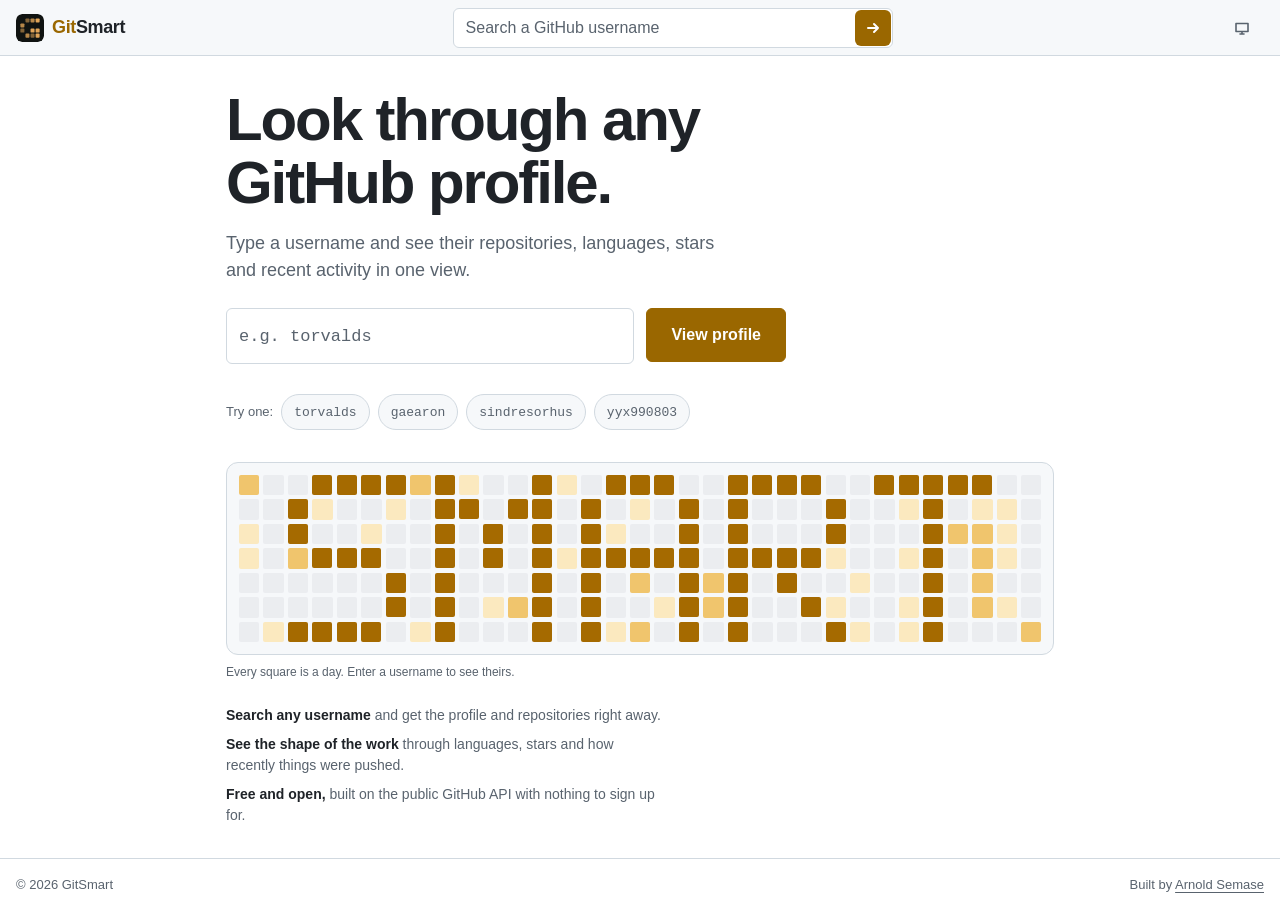
<file: index.html>
<!doctype html>
<html lang="en" data-theme="dark">
<head>
  <meta charset="UTF-8">
  <meta name="viewport" content="width=device-width, initial-scale=1, viewport-fit=cover">
  <title>GitSmart · Explore any GitHub profile</title>
  <meta name="description" content="Type a GitHub username and see repositories, languages, stars and recent activity in one view. Free, no sign-up.">
  <meta name="theme-color" content="#0d1117">
  <meta property="og:type" content="website">
  <meta property="og:title" content="GitSmart · Explore any GitHub profile">
  <meta property="og:description" content="Repositories, languages, stars and recent activity for any GitHub username.">
  <meta property="og:image" content="icon-512.png">
  <meta name="twitter:card" content="summary">
  <link rel="icon" type="image/svg+xml" href="./logo.svg">
  <link rel="icon" type="image/png" sizes="32x32" href="./favicon-32.png">
  <link rel="apple-touch-icon" href="./apple-touch-icon.png">
  <link rel="stylesheet" href="./assets/style.css">
  <script src="./theme-init.js"></script>
</head>
<body>
  <div id="root"></div>
  <noscript>GitSmart needs JavaScript to load GitHub data.</noscript>
  <script defer src="./assets/app.js"></script>
</body>
</html>
</file>
<file: assets/style.css>
:root,[data-theme=dark]{color-scheme:dark;--canvas:#0d1117;--subtle:#161b22;--inset:#010409;--border:#30363d;--border-muted:#21262d;--fg:#e6edf3;--fg-muted:#9198a1;--accent:#4493f8;--success:#3fb950;--attention:#d29922;--danger:#f85149;--brand:#e0a458;--on-brand:#1a1307;--heat0:#161b22;--heat1:#4a3a1f;--heat2:#7d5f2b;--heat3:#b08040;--heat4:#e0a458;--shadow:0 8px 24px rgba(1,4,9,.6)}[data-theme=light]{color-scheme:light;--canvas:#fff;--subtle:#f6f8fa;--inset:#eff2f5;--border:#d1d9e0;--border-muted:#d8dee4;--fg:#1f2328;--fg-muted:#59636e;--accent:#0969da;--success:#1a7f37;--attention:#9a6700;--danger:#d1242f;--brand:#9a6700;--on-brand:#fff;--heat0:#ebedf0;--heat1:#fbe9bf;--heat2:#f0c56d;--heat3:#d79a2d;--heat4:#a56a00;--shadow:0 8px 24px rgba(140,149,159,.3)}:root{--font:-apple-system,BlinkMacSystemFont,"Segoe UI","Noto Sans",Helvetica,Arial,sans-serif;--mono:ui-monospace,SFMono-Regular,"SF Mono",Menlo,Consolas,monospace;--r:6px;--r-lg:12px;--s1:4px;--s2:8px;--s3:12px;--s4:16px;--s5:24px;--s6:32px;--hit:44px;--header:56px}*,*:before,*:after{box-sizing:border-box;margin:0;padding:0}html{-webkit-text-size-adjust:100%}body{background:var(--canvas);color:var(--fg);font:400 14px/1.5 var(--font);-webkit-font-smoothing:antialiased;padding-bottom:env(safe-area-inset-bottom,0)}button,input,select{font:inherit;color:inherit}button{cursor:pointer;background:none;border:0}a{color:inherit;text-decoration:none}:focus-visible{outline:2px solid var(--accent);outline-offset:2px}.sr{position:absolute;width:1px;height:1px;overflow:hidden;clip:rect(0 0 0 0)}[hidden]{display:none!important}@media(prefers-reduced-motion:reduce){*,*:before,*:after{animation:none!important;transition:none!important}}
.ic{width:16px;height:16px;fill:none;stroke:currentColor;stroke-width:1.6;stroke-linecap:round;stroke-linejoin:round;flex:none}.btn{display:inline-flex;align-items:center;justify-content:center;gap:var(--s2);min-height:var(--hit);padding:0 var(--s4);border-radius:var(--r);border:1px solid var(--border);background:var(--subtle);font-weight:600;white-space:nowrap}.btn:hover{border-color:var(--fg-muted)}.btn.primary{background:var(--brand);border-color:var(--brand);color:var(--on-brand)}.btn.primary:hover{filter:brightness(1.08)}.iconbtn{display:grid;place-items:center;width:var(--hit);height:var(--hit);border-radius:var(--r);color:var(--fg-muted)}.iconbtn:hover{background:var(--subtle);color:var(--fg)}.input{width:100%;min-height:var(--hit);padding:0 var(--s3);background:var(--canvas);border:1px solid var(--border);border-radius:var(--r);font-size:16px}.input::placeholder{color:var(--fg-muted)}.input:focus{outline:2px solid var(--accent);outline-offset:-1px;border-color:var(--accent)}.header{position:sticky;top:0;z-index:20;display:flex;align-items:center;gap:var(--s3);min-height:calc(var(--header) + env(safe-area-inset-top,0));padding:env(safe-area-inset-top,0) max(var(--s4),env(safe-area-inset-right,0)) 0 max(var(--s4),env(safe-area-inset-left,0));background:var(--subtle);border-bottom:1px solid var(--border)}.brand{display:flex;align-items:center;gap:var(--s2);font-weight:700;font-size:18px;letter-spacing:-.02em}.brand img{width:28px;height:28px;border-radius:6px}.brand b{color:var(--brand)}.search{position:relative;flex:1;max-width:440px;margin:0 auto}.search .input{padding-right:var(--hit);height:40px;min-height:40px}.search button{position:absolute;right:2px;top:2px;width:36px;height:36px;border-radius:var(--r);background:var(--brand);color:var(--on-brand);display:grid;place-items:center}.me{display:flex;align-items:center;gap:var(--s2);font-weight:600}.me img{width:32px;height:32px;border-radius:50%}.wrap{max-width:1280px;margin:0 auto}.landing{max-width:860px;margin:0 auto;padding:var(--s6) var(--s4) var(--s6)}.landing h1{font-size:clamp(34px,8vw,60px);line-height:1.05;font-weight:800;letter-spacing:-.035em;max-width:15ch}.lede{margin-top:var(--s4);color:var(--fg-muted);font-size:clamp(16px,2.4vw,18px);max-width:52ch}.hero-form{display:grid;gap:var(--s3);margin-top:var(--s5);max-width:560px}.hero-form .input{height:56px;font:500 17px var(--mono)}.hero-form .btn{height:54px;font-size:16px}@media(min-width:640px){.hero-form{grid-template-columns:1fr auto}.hero-form .btn{padding:0 var(--s5)}}.hint{min-height:22px;margin-top:var(--s2);color:var(--danger);font-size:13px}.try{display:flex;gap:var(--s2);flex-wrap:wrap;align-items:center;color:var(--fg-muted);font-size:13px}.chip{min-height:36px;padding:0 var(--s3);border:1px solid var(--border);border-radius:99px;background:var(--subtle);font:500 13px var(--mono);color:var(--fg-muted)}.chip:hover{border-color:var(--brand);color:var(--fg)}.cells{display:grid;grid-auto-flow:column;gap:clamp(2px,.5vw,4px);padding:var(--s3);background:var(--subtle);border:1px solid var(--border);border-radius:var(--r-lg)}.cells.smart{margin-top:var(--s6);grid-template-rows:repeat(7,1fr);grid-auto-columns:1fr}.cells i{display:block;aspect-ratio:1;border-radius:2px;background:var(--heat0)}.cells .h1{background:var(--heat1)}.cells .h2{background:var(--heat2)}.cells .h3{background:var(--heat3)}.cells .h4,.cells .on{background:var(--heat4)}.cells .on,.cells.act i{animation:pop .45s ease-out both;animation-delay:calc(var(--c)*30ms + .2s)}.cells .fut{visibility:hidden;animation:none}@keyframes pop{0%{opacity:0;transform:scale(.5)}to{opacity:1;transform:none}}.cap{margin-top:var(--s2);font-size:12px;color:var(--fg-muted)}.points{list-style:none;display:grid;gap:var(--s2);margin-top:var(--s5);color:var(--fg-muted);max-width:56ch}.points strong{color:var(--fg)}.state{max-width:440px;margin:0 auto;padding:clamp(60px,16vh,140px) var(--s4);text-align:center}.state h2{font-size:22px}.state h2:focus{outline:0}.state p{margin-top:var(--s2);color:var(--fg-muted)}.state .btns{display:flex;gap:var(--s3);justify-content:center;margin-top:var(--s4);flex-wrap:wrap}.spin{width:32px;height:32px;margin:0 auto var(--s4);border-radius:50%;border:3px solid var(--border);border-top-color:var(--brand);animation:sp .8s linear infinite}@keyframes sp{to{transform:rotate(360deg)}}.layout{display:grid;gap:var(--s4);padding:var(--s4)}@media(min-width:1024px){.layout{grid-template-columns:300px minmax(0,1fr);gap:var(--s5);padding:var(--s5)}.side{position:sticky;top:calc(var(--header) + var(--s5));align-self:start}}.side{display:grid;gap:var(--s3)}.card{background:var(--subtle);border:1px solid var(--border);border-radius:var(--r-lg);padding:var(--s4)}.card h3{font-size:14px}.card .sub{font-size:12px;color:var(--fg-muted);margin:2px 0 var(--s3)}.pro{display:flex;gap:var(--s3);align-items:center}.pro img{width:56px;height:56px;border-radius:50%;border:2px solid var(--border)}.hd{font:600 15px var(--mono);overflow-wrap:anywhere}.rl{font-size:12px;color:var(--fg-muted)}.bio{margin:var(--s3) 0;color:var(--fg-muted);font-size:13px}.ps{display:grid;grid-template-columns:repeat(4,1fr);text-align:center}.ps b{display:block;font:600 15px var(--mono)}.ps span{font-size:11px;color:var(--fg-muted)}.lg{list-style:none;display:grid;gap:var(--s3)}.lg li{display:grid;grid-template-columns:auto 1fr auto;gap:4px var(--s2);align-items:center;font-size:13px}.lg .d{width:10px;height:10px;border-radius:50%;background:var(--c)}.lg em{font:500 12px var(--mono);font-style:normal;color:var(--fg-muted)}.lg .tr{grid-column:2/-1;height:4px;border-radius:9px;background:var(--border-muted);overflow:hidden}.lg .tr i{display:block;height:100%;background:var(--c)}.ev{list-style:none;display:grid;gap:var(--s3);margin-top:var(--s3)}.ev li{font-size:13px;font-weight:500}.ev time{display:block;font-size:12px;font-weight:400;color:var(--fg-muted)}.none{color:var(--fg-muted);font-size:13px}.main{min-width:0;display:grid;gap:var(--s4);align-content:start}.top{display:flex;gap:var(--s4);align-items:center;justify-content:space-between;flex-wrap:wrap}.top h1{font-size:24px;letter-spacing:-.02em}.top p{color:var(--fg-muted);font-size:13px}.kpi{padding:var(--s2) var(--s4);border:1px solid var(--border);border-radius:var(--r-lg);background:var(--subtle)}.kpi b{display:block;font:600 24px/1.2 var(--mono)}.kpi span{font-size:12px;color:var(--fg-muted)}.bar{display:flex;flex-wrap:wrap;gap:var(--s2);align-items:center}.bar .input{flex:1 1 220px;max-width:360px}.pills{display:flex;gap:var(--s2);flex-wrap:wrap}.pill{min-height:36px;padding:0 var(--s3);border:1px solid var(--border);border-radius:99px;background:var(--subtle);color:var(--fg-muted);font-weight:500}.pill[aria-pressed=true]{background:var(--brand);border-color:var(--brand);color:var(--on-brand);font-weight:600}.sort{margin-left:auto;display:flex;align-items:center;gap:var(--s2);color:var(--fg-muted)}.sort select{min-height:var(--hit);padding:0 var(--s3);background:var(--subtle);border:1px solid var(--border);border-radius:var(--r);font-size:16px}@media(max-width:639px){.sort{margin-left:0;width:100%}.sort select{flex:1}}.cnt{font-size:13px;color:var(--fg-muted)}.list{display:grid;gap:var(--s3)}.row{position:relative;display:grid;gap:var(--s3);padding:var(--s4);background:var(--subtle);border:1px solid var(--border);border-radius:var(--r-lg)}.row:hover{border-color:var(--fg-muted)}@media(min-width:900px){.row{grid-template-columns:minmax(0,1fr) 200px 44px;align-items:start}}.nm{display:flex;gap:var(--s2);align-items:center;flex-wrap:wrap}.nm a{font-size:16px;font-weight:600;color:var(--accent);overflow-wrap:anywhere}.nm a:hover{text-decoration:underline}.nm a:after{content:"";position:absolute;inset:0;border-radius:var(--r-lg)}.vb{font-size:12px;color:var(--fg-muted);border:1px solid var(--border);border-radius:99px;padding:0 var(--s2)}.ds{color:var(--fg-muted);margin:2px 0 var(--s2);display:-webkit-box;-webkit-line-clamp:2;-webkit-box-orient:vertical;overflow:hidden}.tags{display:flex;gap:6px;flex-wrap:wrap}.tag{display:inline-flex;align-items:center;gap:6px;font-size:12px;padding:0 var(--s2);border-radius:99px;background:var(--border-muted);color:var(--fg-muted)}.tag .d{width:8px;height:8px;border-radius:50%;background:var(--c)}.meta{position:relative;z-index:1;display:grid;gap:var(--s2);justify-items:start}.hb{font-size:12px;font-weight:600;padding:1px var(--s2);border-radius:99px;border:1px solid currentColor}.hb.ok{color:var(--success)}.hb.warn{color:var(--attention)}.hb.bad{color:var(--danger)}.hb.muted{color:var(--fg-muted)}.st{display:flex;gap:var(--s3);font:500 13px var(--mono)}.st span{display:inline-flex;align-items:center;gap:5px}.up{font-size:12px;color:var(--fg-muted)}.menu{position:relative;z-index:2;justify-self:end}.menu summary{list-style:none;display:grid;place-items:center;width:var(--hit);height:var(--hit);border-radius:var(--r);color:var(--fg-muted);cursor:pointer}.menu summary::-webkit-details-marker{display:none}.menu summary:hover,.menu[open] summary{background:var(--border-muted);color:var(--fg)}.menu div{position:absolute;right:0;top:100%;min-width:200px;padding:var(--s1);background:var(--subtle);border:1px solid var(--border);border-radius:var(--r-lg);box-shadow:var(--shadow)}.menu div>*{display:block;width:100%;text-align:left;padding:10px var(--s3);border-radius:var(--r)}.menu div>*:hover{background:var(--border-muted)}.empty{text-align:center;padding:var(--s6) var(--s4);border:1px dashed var(--border);border-radius:var(--r-lg);color:var(--fg-muted)}.foot{font-size:12px;color:var(--fg-muted)}footer{border-top:1px solid var(--border);padding:var(--s4) var(--s4) calc(var(--s4) + env(safe-area-inset-bottom,0));display:flex;justify-content:space-between;gap:var(--s2) var(--s5);flex-wrap:wrap;font-size:13px;color:var(--fg-muted)}footer a{text-decoration:underline;text-underline-offset:3px}.toast{position:fixed;left:50%;bottom:calc(var(--s5) + env(safe-area-inset-bottom,0));transform:translate(-50%,16px);opacity:0;pointer-events:none;background:var(--subtle);border:1px solid var(--border);padding:10px var(--s4);border-radius:var(--r);box-shadow:var(--shadow);transition:opacity .2s,transform .2s;z-index:60}.toast.on{opacity:1;transform:translate(-50%)}@media(max-width:639px){.brand span,.me span{display:none}}
</file>
